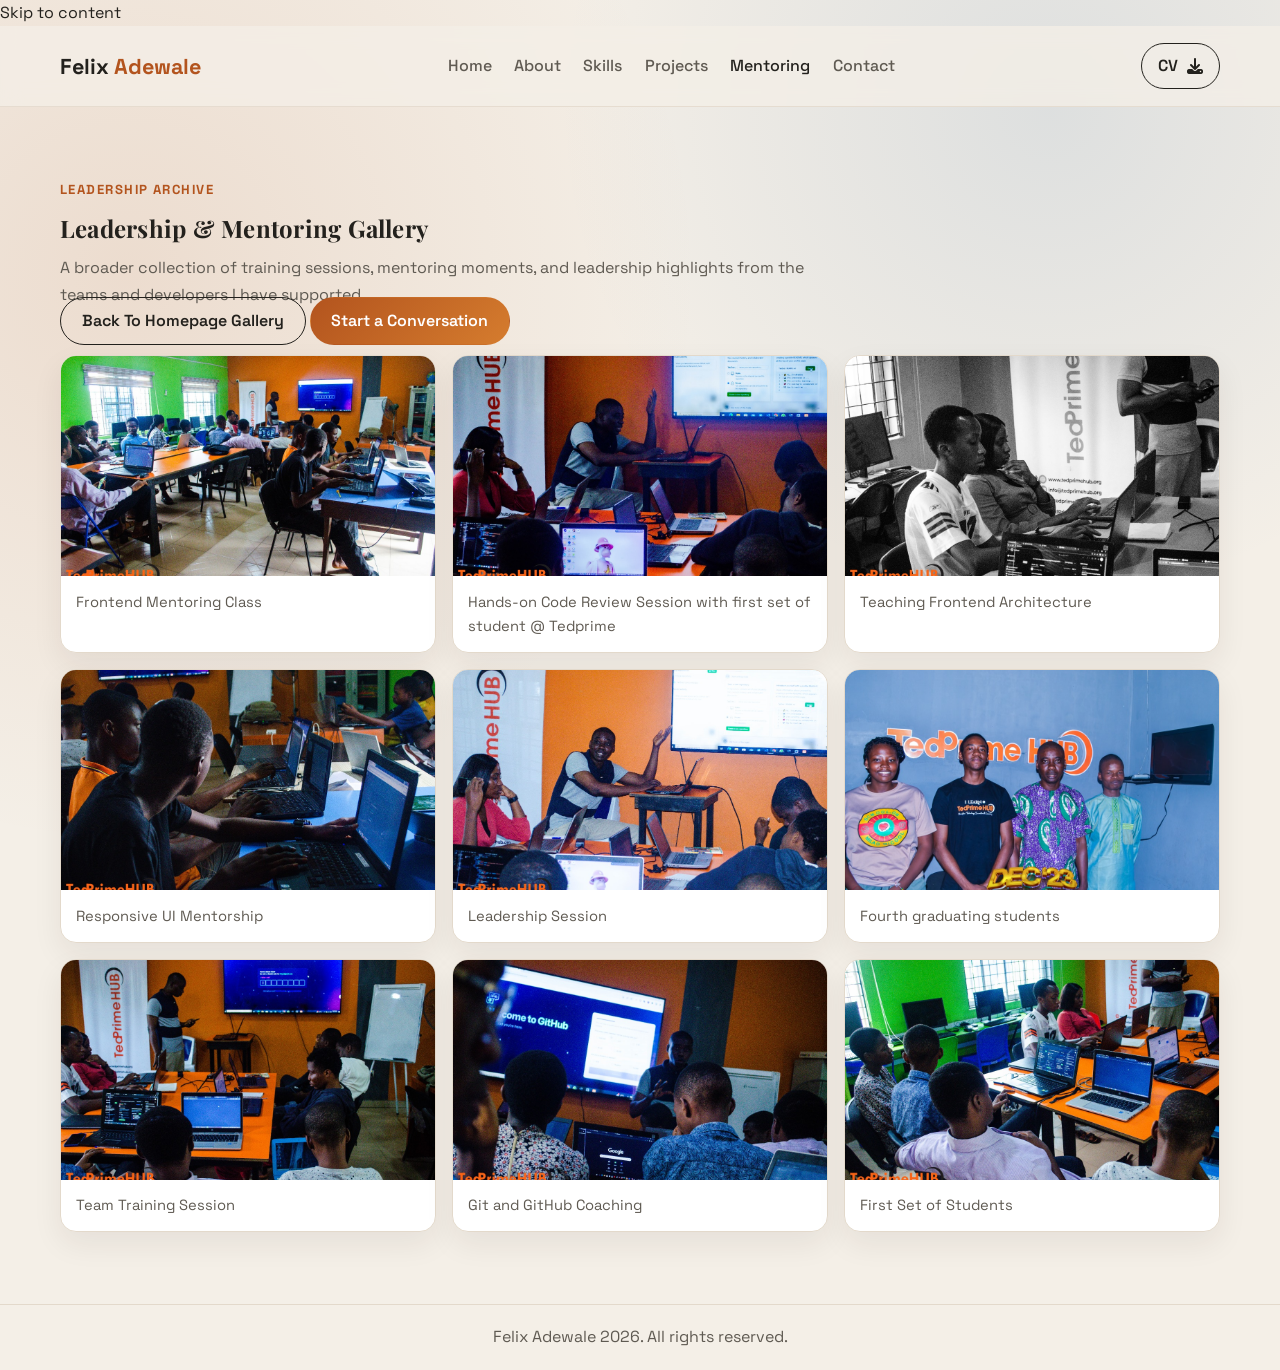
<file: mentoring.html>
<!DOCTYPE html>
<html lang="en">
<head>
    <meta charset="UTF-8">
    <meta name="viewport" content="width=device-width, initial-scale=1.0">
    <title>Leadership & Mentoring | Felix Adewale</title>
    <meta name="description" content="Leadership and mentoring gallery for Felix Adewale, featuring training sessions, code reviews, and developer mentorship highlights.">
    <meta name="theme-color" content="#f4efe7">
    <link rel="preconnect" href="https://fonts.googleapis.com">
    <link rel="preconnect" href="https://fonts.gstatic.com" crossorigin>
    <link href="https://fonts.googleapis.com/css2?family=Space+Grotesk:wght@400;500;700&family=Playfair+Display:wght@600;700&display=swap" rel="stylesheet">
    <link rel="stylesheet" href="https://cdnjs.cloudflare.com/ajax/libs/font-awesome/6.5.2/css/all.min.css" integrity="sha512-SnH5WK+bZxgPHs44uWIX+LLJAJ9/2PkPKZ5QiAj6Ta86w+fsb2TkcmfRyVX3pBnMFcV7oQPJkl9QevSCWr3W6A==" crossorigin="anonymous" referrerpolicy="no-referrer">
    <link rel="stylesheet" href="style.css">
    <link rel="stylesheet" href="animation.css">
    <script src="app.js" defer></script>
</head>
<body class="mentoring-page">
    <a href="#main-content" class="skip-link">Skip to content</a>

    <header class="site-header">
        <nav class="navbar container">
            <a href="index.html#home" class="logo">Felix <span>Adewale</span></a>

            <button class="hamburger-menu" aria-expanded="false" aria-controls="nav-links" aria-label="Open menu">
                <i class="fa-solid fa-bars"></i>
            </button>

            <ul class="nav-links" id="nav-links">
                <li><a href="index.html#home">Home</a></li>
                <li><a href="index.html#about">About</a></li>
                <li><a href="index.html#skills">Skills</a></li>
                <li><a href="projects.html">Projects</a></li>
                <li><a href="mentoring.html" class="active">Mentoring</a></li>
                <li><a href="index.html#contact">Contact</a></li>
            </ul>

            <a href="assets/cv/Felix-Adewale-CV.docx" target="_blank" rel="noopener" download class="cvbtn">
                CV <i class="fa-solid fa-download"></i>
            </a>
        </nav>
    </header>

    <main id="main-content">
        <section id="mentoring-gallery" class="section container">
            <div class="page-intro-shell reveal" style="--delay: .1s">
                <div>
                    <p class="eyebrow">Leadership Archive</p>
                    <h1>Leadership & Mentoring Gallery</h1>
                    <p class="projects-page-intro">
                        A broader collection of training sessions, mentoring moments, and leadership highlights from the teams and developers I have supported.
                    </p>
                </div>
                <div class="page-intro-actions">
                    <a href="index.html#mentoring" class="btn btn-outline">Back To Homepage Gallery</a>
                    <a href="index.html#contact" class="btn">Start a Conversation</a>
                </div>
            </div>

            <div class="mentoring-grid">
                <figure class="mentoring-card reveal" style="--delay: .1s">
                    <img src="assets/mentoring_and_leadership_positions/combinedclass.jpeg" data-fallback-src="assets/images/felix.jpg" alt="Frontend mentoring session with developers" loading="lazy" decoding="async">
                    <figcaption>Frontend Mentoring Class</figcaption>
                </figure>
                <figure class="mentoring-card reveal" style="--delay: .15s">
                    <img src="assets/mentoring_and_leadership_positions/teaching_gith222.jpeg" data-fallback-src="assets/images/felix.jpg" alt="Hands-on leadership and code review session" loading="lazy" decoding="async">
                    <figcaption>Hands-on Code Review Session with first set of student @ Tedprime</figcaption>
                </figure>
                <figure class="mentoring-card reveal" style="--delay: .2s">
                    <img src="assets/mentoring_and_leadership_positions/intheclass.jpeg" data-fallback-src="assets/images/felix.jpg" alt="Teaching modern frontend architecture" loading="lazy" decoding="async">
                    <figcaption>Teaching Frontend Architecture</figcaption>
                </figure>
                <figure class="mentoring-card reveal" style="--delay: .25s">
                    <img src="assets/mentoring_and_leadership_positions/intheclass2withall.jpeg" data-fallback-src="assets/images/felix.jpg" alt="Mentoring developers on responsive UI implementation" loading="lazy" decoding="async">
                    <figcaption>Responsive UI Mentorship</figcaption>
                </figure>
                <figure class="mentoring-card reveal" style="--delay: .3s">
                    <img src="assets/mentoring_and_leadership_positions/explained_github_git.jpeg" data-fallback-src="assets/images/felix.jpg" alt="Leadership session for frontend growth" loading="lazy" decoding="async">
                    <figcaption>Leadership Session</figcaption>
                </figure>
                <figure class="mentoring-card reveal" style="--delay: .35s">
                    <img src="assets/mentoring_and_leadership_positions/graduating_students_with_me.jpeg" data-fallback-src="assets/images/felix.jpg" alt="Frontend developers training workshop" loading="lazy" decoding="async">
                    <figcaption>Fourth graduating students</figcaption>
                </figure>
                <figure class="mentoring-card reveal" style="--delay: .4s">
                    <img src="assets/mentoring_and_leadership_positions/combinedclass2.jpeg" data-fallback-src="assets/images/felix.jpg" alt="Mentoring group class session" loading="lazy" decoding="async">
                    <figcaption>Team Training Session</figcaption>
                </figure>
                <figure class="mentoring-card reveal" style="--delay: .45s">
                    <img src="assets/mentoring_and_leadership_positions/githubteaching.jpeg" data-fallback-src="assets/images/felix.jpg" alt="Git and GitHub teaching session" loading="lazy" decoding="async">
                    <figcaption>Git and GitHub Coaching</figcaption>
                </figure>
                <figure class="mentoring-card reveal" style="--delay: .5s">
                    <img src="assets/mentoring_and_leadership_positions/my_first_set_of_students.jpeg" data-fallback-src="assets/images/felix.jpg" alt="First set of students after training" loading="lazy" decoding="async">
                    <figcaption>First Set of Students</figcaption>
                </figure>
            </div>
        </section>
    </main>

    <footer class="footer">
        <p>Felix Adewale <span id="year"></span>. All rights reserved.</p>
    </footer>
</body>
</html>
</file>
<file: style.css>
:root {
    --bg: #f4efe7;
    --surface: #fff9f2;
    --surface-strong: #1b4332;
    --text: #23211d;
    --muted: #5f5a52;
    --accent: #b3541e;
    --accent-2: #3a6ea5;
    --card: #ffffff;
    --stroke: #e3d9cb;
    --shadow: 0 18px 40px rgba(37, 30, 19, 0.12);
    --container: 1160px;
}

* {
    margin: 0;
    padding: 0;
    box-sizing: border-box;
}

html {
    scroll-behavior: smooth;
}

body {
    font-family: 'Space Grotesk', sans-serif;
    color: var(--text);
    background:
        radial-gradient(circle at 10% 20%, rgba(179, 84, 30, 0.12), transparent 36%),
        radial-gradient(circle at 82% 8%, rgba(58, 110, 165, 0.12), transparent 30%),
        var(--bg);
    line-height: 1.65;
    overflow-x: hidden;
}

body.menu-open {
    overflow: hidden;
}

img,
video {
    display: block;
    width: 100%;
}

a {
    text-decoration: none;
    color: inherit;
}

ul {
    list-style: none;
}

.container {
    width: min(var(--container), 92vw);
    margin: 0 auto;
}

.section {
    padding: 4.5rem 0;
}

section[id] {
    scroll-margin-top: 96px;
}

.section-muted {
    background: linear-gradient(180deg, rgba(255, 249, 242, 0.4), rgba(255, 249, 242, 0.9));
    border-block: 1px solid rgba(227, 217, 203, 0.8);
}

h1,
h2,
h3 {
    line-height: 1.2;
    overflow-wrap: anywhere;
}

h1,
h2 {
    font-family: 'Playfair Display', serif;
    letter-spacing: 0.01em;
}

.site-header {
    position: sticky;
    top: 0;
    z-index: 30;
    backdrop-filter: blur(10px);
    background: rgba(244, 239, 231, 0.78);
    border-bottom: 1px solid rgba(227, 217, 203, 0.8);
    padding-left: env(safe-area-inset-left);
    padding-right: env(safe-area-inset-right);
}

@supports not ((-webkit-backdrop-filter: blur(10px)) or (backdrop-filter: blur(10px))) {
    .site-header {
        background: rgba(244, 239, 231, 0.96);
    }
}

.navbar {
    min-height: 80px;
    display: flex;
    align-items: center;
    justify-content: space-between;
    gap: 1rem;
}

.logo {
    font-weight: 700;
    font-size: 1.35rem;
}

.logo span {
    color: var(--accent);
}

.nav-links {
    display: flex;
    gap: 1.4rem;
}

.nav-links a {
    font-weight: 500;
    color: var(--muted);
    transition: color .25s ease;
}

.nav-links a:hover,
.nav-links a.active {
    color: var(--text);
}

a:focus-visible,
button:focus-visible,
input:focus-visible,
textarea:focus-visible {
    outline: 3px solid rgba(58, 110, 165, 0.45);
    outline-offset: 3px;
}

.cvbtn {
    border: 1px solid var(--text);
    padding: .55rem 1rem;
    border-radius: 999px;
    font-weight: 600;
    display: inline-flex;
    align-items: center;
    gap: .55rem;
    transition: transform .25s ease, background-color .25s ease;
}

.cvbtn:hover {
    transform: translateY(-2px);
    background: var(--text);
    color: #fff;
}

.hamburger-menu {
    display: none;
    border: none;
    background: transparent;
    font-size: 1.4rem;
    color: var(--text);
    cursor: pointer;
}

.hero {
    padding: 3.5rem 0 4.2rem;
    display: grid;
    grid-template-columns: .95fr 1.15fr;
    align-items: center;
    gap: clamp(1.5rem, 4vw, 4rem);
}

.hero-image {
    justify-self: center;
}

.hero-image img {
    width: min(340px, 76vw);
    max-height: min(520px, 70vh);
    object-fit: contain;
    object-position: center top;
    border-radius: 28px;
    border: 3px solid rgba(58, 110, 165, 0.3);
    background: var(--surface);
    box-shadow: var(--shadow);
}

.eyebrow {
    color: var(--accent);
    text-transform: uppercase;
    letter-spacing: .11em;
    font-size: .82rem;
    font-weight: 700;
    margin-bottom: .8rem;
}

.hero-content h1 {
    font-size: clamp(2rem, 4.9vw, 3.45rem);
    margin-bottom: .9rem;
}

.hero-content h2 {
    font-size: clamp(1.2rem, 2.4vw, 1.8rem);
    color: var(--muted);
    margin-bottom: 1.1rem;
}

.hero-content h2 span {
    color: var(--accent-2);
}

.lead {
    max-width: 62ch;
    color: var(--muted);
    margin-bottom: 1.45rem;
}

.social-icons {
    display: flex;
    gap: .8rem;
    margin-bottom: 1.4rem;
}

.social-icons a {
    width: 42px;
    aspect-ratio: 1;
    border-radius: 50%;
    border: 1px solid var(--stroke);
    background: var(--card);
    display: grid;
    place-items: center;
    transition: transform .2s ease, border-color .2s ease;
}

.social-icons a:hover {
    transform: translateY(-3px);
    border-color: var(--accent);
}

.hero-btn {
    display: flex;
    gap: .8rem;
    flex-wrap: wrap;
}

.btn {
    border: 1px solid transparent;
    background: linear-gradient(135deg, var(--accent), #d57c2e);
    color: #fff;
    padding: .78rem 1.3rem;
    border-radius: 999px;
    font-weight: 600;
    cursor: pointer;
    transition: transform .2s ease, filter .2s ease;
}

.btn:hover {
    transform: translateY(-2px);
    filter: brightness(1.04);
}

.btn-outline {
    background: transparent;
    color: var(--text);
    border-color: var(--text);
}

.stats {
    display: grid;
    grid-template-columns: repeat(4, minmax(0, 1fr));
    gap: 1rem;
    margin-bottom: 3rem;
}

.stat {
    background: var(--card);
    border: 1px solid var(--stroke);
    border-radius: 16px;
    padding: 1.2rem;
    box-shadow: 0 10px 25px rgba(40, 35, 27, 0.06);
}

.stat h3 {
    color: var(--accent-2);
    font-size: 1.75rem;
    margin-bottom: .15rem;
}

.stat p {
    color: var(--muted);
    font-size: .95rem;
}

#about p {
    margin-top: 1rem;
    max-width: 80ch;
    color: var(--muted);
}

#about strong {
    color: var(--text);
}

.skills-grid {
    margin-top: 1.25rem;
    display: grid;
    grid-template-columns: repeat(4, minmax(0, 1fr));
    gap: .85rem;
}

.skill {
    background: var(--card);
    border: 1px solid var(--stroke);
    border-radius: 14px;
    padding: .95rem;
    display: flex;
    align-items: center;
    gap: .65rem;
    font-size: .94rem;
    font-weight: 500;
}

.skill i {
    color: var(--accent);
}

.portfolio-grid {
    margin-top: 1.35rem;
    display: grid;
    grid-template-columns: repeat(3, minmax(0, 1fr));
    gap: 1rem;
}

.project-card {
    background: var(--card);
    border: 1px solid var(--stroke);
    border-radius: 18px;
    overflow: hidden;
    box-shadow: 0 15px 30px rgba(40, 35, 27, 0.07);
    transition: transform .25s ease, box-shadow .25s ease;
}

.project-card:hover {
    transform: translateY(-5px);
    box-shadow: 0 20px 34px rgba(40, 35, 27, 0.12);
}

.project-card img {
    height: 190px;
    object-fit: cover;
}

.project-body {
    padding: 1rem 1rem 1.1rem;
}

.project-body h3 {
    margin-bottom: .5rem;
    font-size: 1.15rem;
}

.project-body p {
    color: var(--muted);
    font-size: .93rem;
    margin-bottom: .55rem;
}

.project-body .tech {
    color: var(--text);
    font-weight: 600;
    font-size: .85rem;
}

.project-body video {
    margin-top: .7rem;
    border-radius: 10px;
    border: 1px solid var(--stroke);
    aspect-ratio: 16 / 9;
    object-fit: cover;
}

.projects-page-intro {
    margin-top: .8rem;
    color: var(--muted);
    max-width: 75ch;
}

.view-more-wrap {
    margin-top: 1.25rem;
    display: flex;
    justify-content: center;
}

.mentoring-intro {
    margin-top: .85rem;
    color: var(--muted);
    max-width: 74ch;
}

.mentoring-grid {
    margin-top: 1.3rem;
    display: grid;
    grid-template-columns: repeat(3, minmax(0, 1fr));
    gap: 1rem;
}

.mentoring-card {
    background: var(--card);
    border: 1px solid var(--stroke);
    border-radius: 16px;
    overflow: hidden;
    box-shadow: 0 12px 30px rgba(40, 35, 27, 0.07);
    transition: transform .25s ease, box-shadow .25s ease;
}

.mentoring-card:hover {
    transform: translateY(-4px);
    box-shadow: 0 18px 32px rgba(40, 35, 27, 0.11);
}

.mentoring-card img {
    height: 220px;
    object-fit: cover;
}

.mentoring-card figcaption {
    padding: .85rem .95rem;
    font-size: .92rem;
    color: var(--muted);
}

.contact-wrap {
    max-width: 760px;
}

.contact-wrap p {
    color: var(--muted);
    margin-top: .7rem;
}

.contact-form {
    margin-top: 1.2rem;
    display: grid;
    grid-template-columns: 1fr 1fr;
    gap: .85rem;
}

.contact-form input,
.contact-form textarea {
    width: 100%;
    border: 1px solid var(--stroke);
    background: #fff;
    border-radius: 12px;
    padding: .8rem .85rem;
    font: inherit;
}

.contact-form textarea {
    grid-column: span 2;
    resize: vertical;
}

.contact-form button {
    width: fit-content;
}

.footer {
    text-align: center;
    padding: 1.2rem;
    border-top: 1px solid var(--stroke);
    color: var(--muted);
}

@media (max-width: 1080px) {
    .skills-grid {
        grid-template-columns: repeat(3, minmax(0, 1fr));
    }

    .portfolio-grid,
    .mentoring-grid {
        grid-template-columns: repeat(2, minmax(0, 1fr));
    }
}

@media (max-width: 840px) {
    .navbar {
        min-height: 74px;
    }

    .hamburger-menu {
        display: inline-flex;
        align-items: center;
        justify-content: center;
        order: 3;
    }

    .cvbtn {
        margin-left: auto;
    }

    .nav-links {
        position: absolute;
        top: 74px;
        left: 0;
        width: 100%;
        padding: 1rem 4vw 1.2rem;
        background: rgba(255, 249, 242, 0.98);
        border-bottom: 1px solid var(--stroke);
        display: none;
        flex-direction: column;
        gap: .8rem;
        max-height: calc(100vh - 74px);
        max-height: calc(100dvh - 74px);
        overflow-y: auto;
    }

    .nav-links.active {
        display: flex;
    }

    .hero {
        grid-template-columns: 1fr;
        padding-top: 2.1rem;
    }

    .stats {
        grid-template-columns: repeat(2, minmax(0, 1fr));
    }

    .skills-grid {
        grid-template-columns: repeat(2, minmax(0, 1fr));
    }
}

@media (max-width: 600px) {
    .cvbtn {
        display: none;
    }

    .hero {
        padding-bottom: 2.9rem;
    }

    .hero-btn {
        flex-direction: column;
        align-items: stretch;
    }

    .stats,
    .skills-grid,
    .portfolio-grid,
    .mentoring-grid {
        grid-template-columns: 1fr;
    }

    .contact-form {
        grid-template-columns: 1fr;
    }

    .contact-form textarea {
        grid-column: auto;
    }
}

@media (max-width: 380px) {
    .container {
        width: min(var(--container), 94vw);
    }

    .logo {
        font-size: 1.08rem;
    }

    .hero-content h1 {
        font-size: clamp(1.55rem, 8vw, 2rem);
    }

    .hero-content h2 {
        font-size: 1.05rem;
    }

    .social-icons a {
        width: 38px;
    }

    .btn {
        padding: .72rem 1rem;
        font-size: .92rem;
    }
}

@media (max-height: 500px) and (orientation: landscape) {
    .hero {
        padding-block: 1.25rem 2rem;
    }

    .hero-image img {
        width: min(250px, 40vw);
    }
}

@media (min-width: 1500px) {
    :root {
        --container: 1280px;
    }

    .portfolio-grid,
    .mentoring-grid {
        grid-template-columns: repeat(3, minmax(0, 1fr));
        gap: 1.2rem;
    }
}

@media (hover: none) {
    .project-card:hover,
    .mentoring-card:hover,
    .btn:hover,
    .social-icons a:hover,
    .cvbtn:hover {
        transform: none;
        box-shadow: inherit;
        filter: none;
    }
}

@media (prefers-reduced-motion: reduce) {
    html {
        scroll-behavior: auto;
    }

    *,
    *::before,
    *::after {
        animation: none !important;
        transition: none !important;
    }
}
</file>
<file: animation.css>
.navbar a,
.navbar li {
    opacity: 0;
    animation: navSlide .55s ease forwards;
    animation-delay: calc(0.08s * var(--i));
}

@keyframes navSlide {
    from {
        opacity: 0;
        transform: translateY(-10px);
    }

    to {
        opacity: 1;
        transform: translateY(0);
    }
}

.hero-image-animation {
    animation: floatIn .8s ease .1s both;
}

@keyframes floatIn {
    from {
        opacity: 0;
        transform: translateY(12px) scale(.97);
    }

    to {
        opacity: 1;
        transform: translateY(0) scale(1);
    }
}

.hero-content-animation > * {
    opacity: 0;
    animation: rise .7s ease forwards;
    animation-delay: var(--delay, .2s);
}

.reveal {
    opacity: 0;
    transform: translateY(16px);
    animation: reveal .7s cubic-bezier(.2, .7, .2, 1) forwards;
    animation-delay: var(--delay, 0s);
}

@keyframes rise {
    from {
        opacity: 0;
        transform: translateY(18px);
    }

    to {
        opacity: 1;
        transform: translateY(0);
    }
}

@keyframes reveal {
    to {
        opacity: 1;
        transform: translateY(0);
    }
}
</file>
